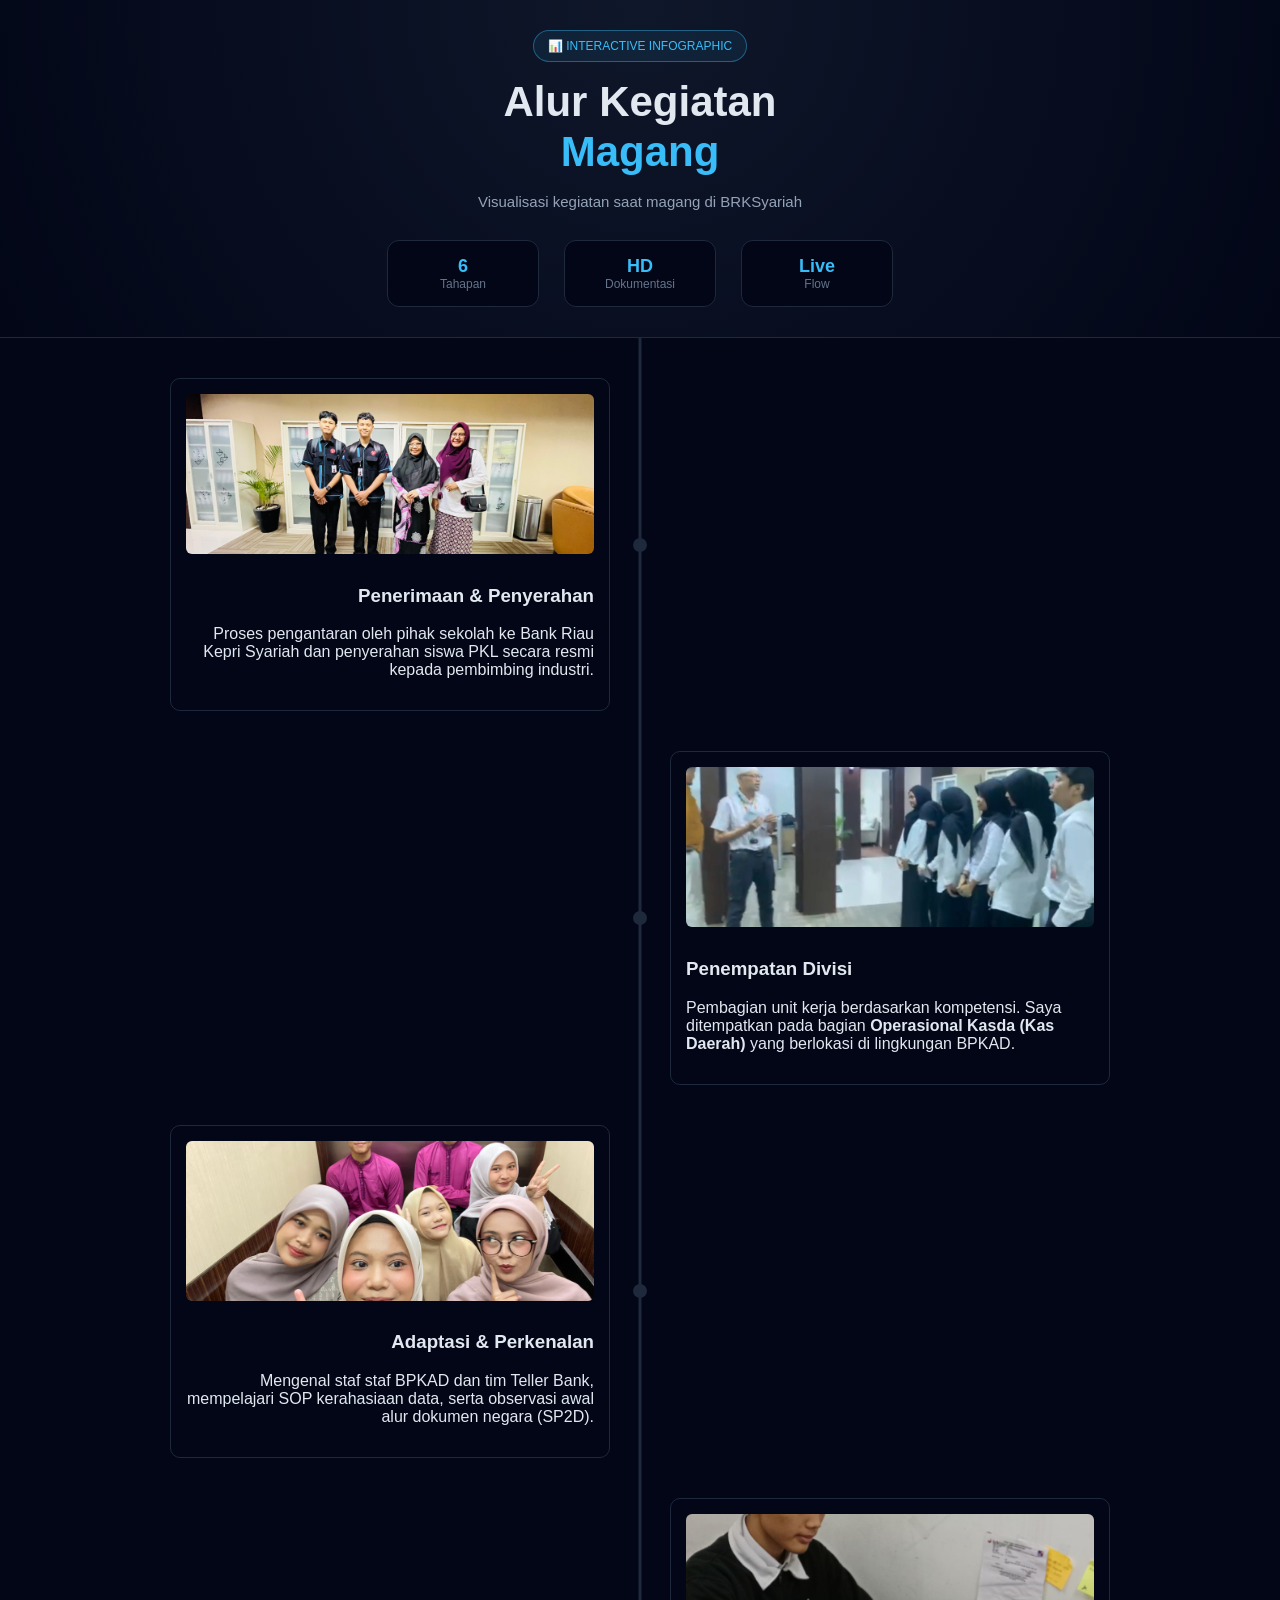
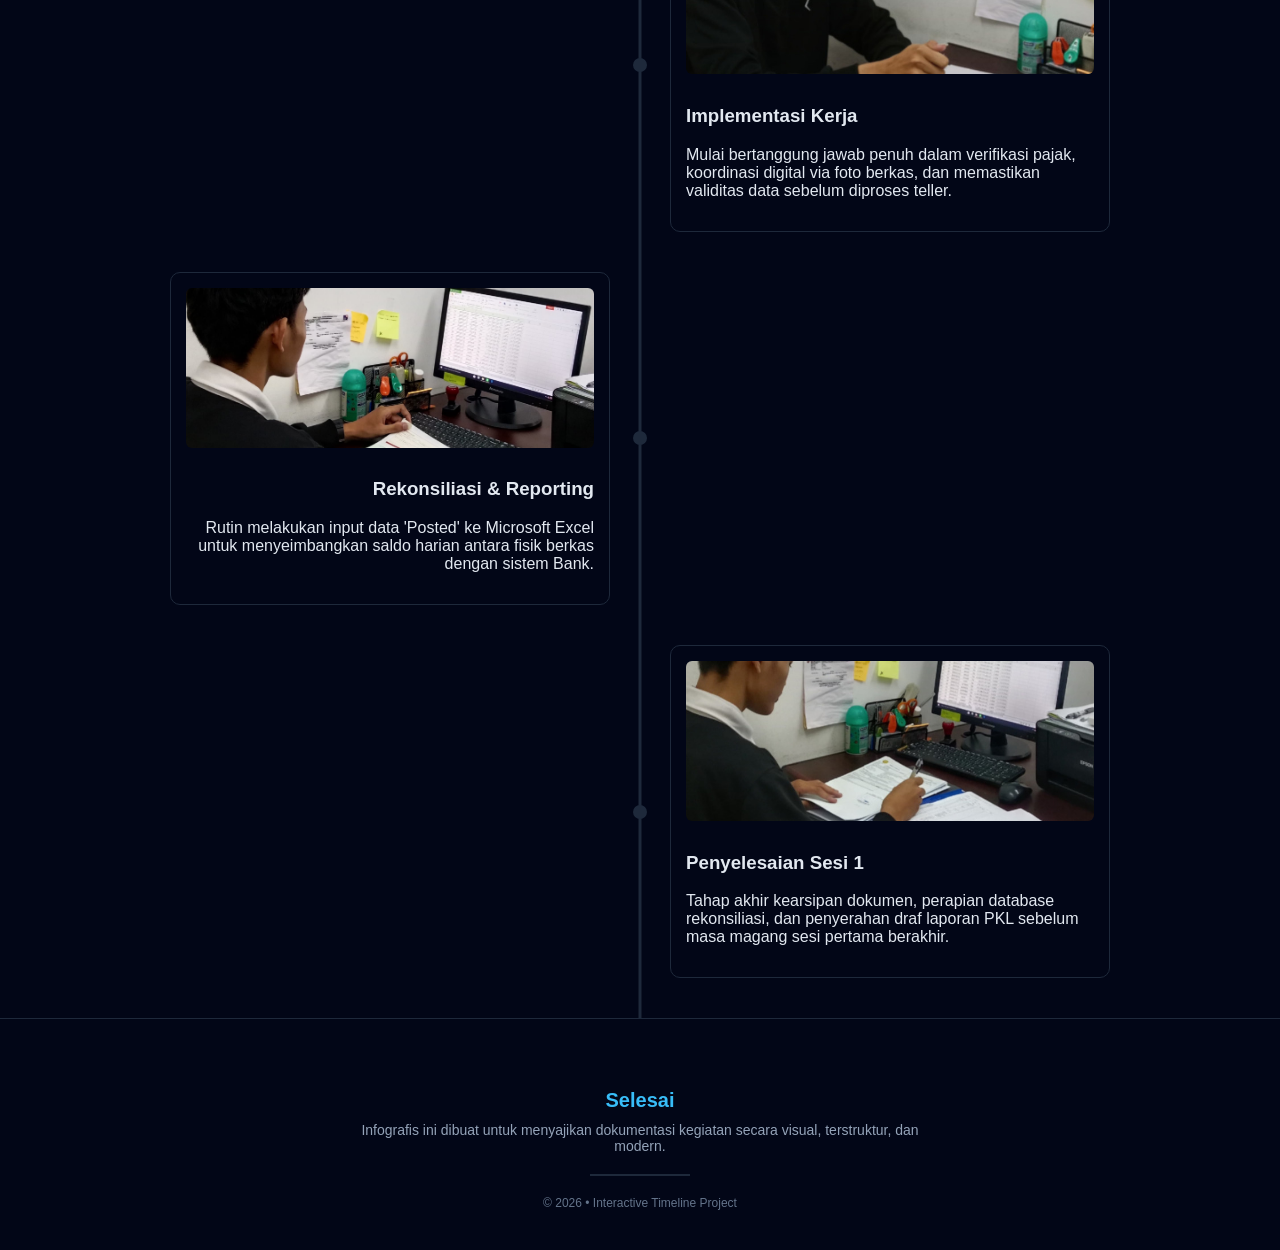
<file: index.html>
<!DOCTYPE html>
<html lang="en">
<head>
    <meta charset="UTF-8">
    <meta name="viewport" content="width=device-width, initial-scale=1.0">
    <title>Infografis Magang</title>
    <link rel="stylesheet" href="assets/css/style.css">
    <link rel="icon" type="image/png" href="assets/img/ikon.png">
</head>
<body>
    <header>
        <div class="hero-content">
            <div class="hero-tag">📊 INTERACTIVE INFOGRAPHIC</div>
        </div>

        <h1>
            Alur Kegiatan<br>
            <span>Magang</span>
        </h1>

        <p>
            Visualisasi kegiatan saat magang di BRKSyariah
        </p>

        <div class="hero-stats">
            <div class="stat">
                <div class="num">6</div>
                <div class="label">Tahapan</div>
            </div>
            <div class="stat">
                <div class="num">HD</div>
                <div class="label">Dokumentasi</div>
            </div>
            <div class="stat">
                <div class="num">Live</div>
                <div class="label">Flow</div>
            </div>
        </div>
    </header>

    <div class="container">
        <div class="timeline-item left">
            <div class="content">
                <a href="penerimaan.html"><img src="assets/img/awal.jpeg" alt="Penerimaan"></a>
                <h3><a href="penerimaan.html">Penerimaan & Penyerahan</a></h3>
                <p>Proses pengantaran oleh pihak sekolah ke Bank Riau Kepri Syariah dan penyerahan siswa PKL secara resmi kepada pembimbing industri.</p>
            </div>
            <div class="timeline-dot"></div>
        </div>

        <div class="timeline-item right">
            <div class="content">
                <a href="penempatan.html"><img src="assets/img/pembagian.jpeg" alt="Penempatan Divisi"></a>
                <h3><a href="penempatan.html">Penempatan Divisi</a></h3>
                <p>Pembagian unit kerja berdasarkan kompetensi. Saya ditempatkan pada bagian <b>Operasional Kasda (Kas Daerah)</b> yang berlokasi di lingkungan BPKAD.</p>
            </div>
            <div class="timeline-dot"></div>
        </div>

        <div class="timeline-item left">
            <div class="content">
                <a href="adaptasi.html"><img src="assets/img/random.jpeg" alt="Adaptasi"></a>
                <h3><a href="adaptasi.html">Adaptasi & Perkenalan</a></h3>
                <p>Mengenal staf staf BPKAD dan tim Teller Bank, mempelajari SOP kerahasiaan data, serta observasi awal alur dokumen negara (SP2D).</p>
            </div>
            <div class="timeline-dot"></div>
        </div>

        <div class="timeline-item right">
            <div class="content">
                <a href="implementasi.html"><img src="assets/img/pilah.jpeg" alt="Mulai Kerja"></a>
                <h3><a href="implementasi.html">Implementasi Kerja</a></h3>
                <p>Mulai bertanggung jawab penuh dalam verifikasi pajak, koordinasi digital via foto berkas, dan memastikan validitas data sebelum diproses teller.</p>
            </div>
        <div class="timeline-dot"></div>
        </div>

        <div class="timeline-item left">
            <div class="content">
                <a href="rekonsiliasi.html"><img src="assets/img/rekon.jpeg" alt="Rekonsiliasi"></a>
                <h3><a href="rekonsiliasi.html">Rekonsiliasi & Reporting</a></h3>
                <p>Rutin melakukan input data 'Posted' ke Microsoft Excel untuk menyeimbangkan saldo harian antara fisik berkas dengan sistem Bank.</p>
            </div>
            <div class="timeline-dot"></div>
        </div>

        <div class="timeline-item right">
            <div class="content">
                <a href="penyelesaian.html"><img src="assets/img/ttd.jpeg" alt="Selesai PKL"></a>
                <h3><a href="penyelesaian.html">Penyelesaian Sesi 1</a></h3>
                <p>Tahap akhir kearsipan dokumen, perapian database rekonsiliasi, dan penyerahan draf laporan PKL sebelum masa magang sesi pertama berakhir.</p>
            </div>
            <div class="timeline-dot"></div>
        </div>
    </div>

    <footer class="footer">
        <div class="footer-inner">
            <div class="footer-title">Selesai</div>
            <div class="footer-text">
                Infografis ini dibuat untuk menyajikan dokumentasi kegiatan secara visual, terstruktur, dan modern.
            </div>

            <div class="footer-line"></div>

            <div class="footer-mini">
                © 2026 • Interactive Timeline Project
            </div>
        </div>  
    </footer>
</body>
</html>
</file>
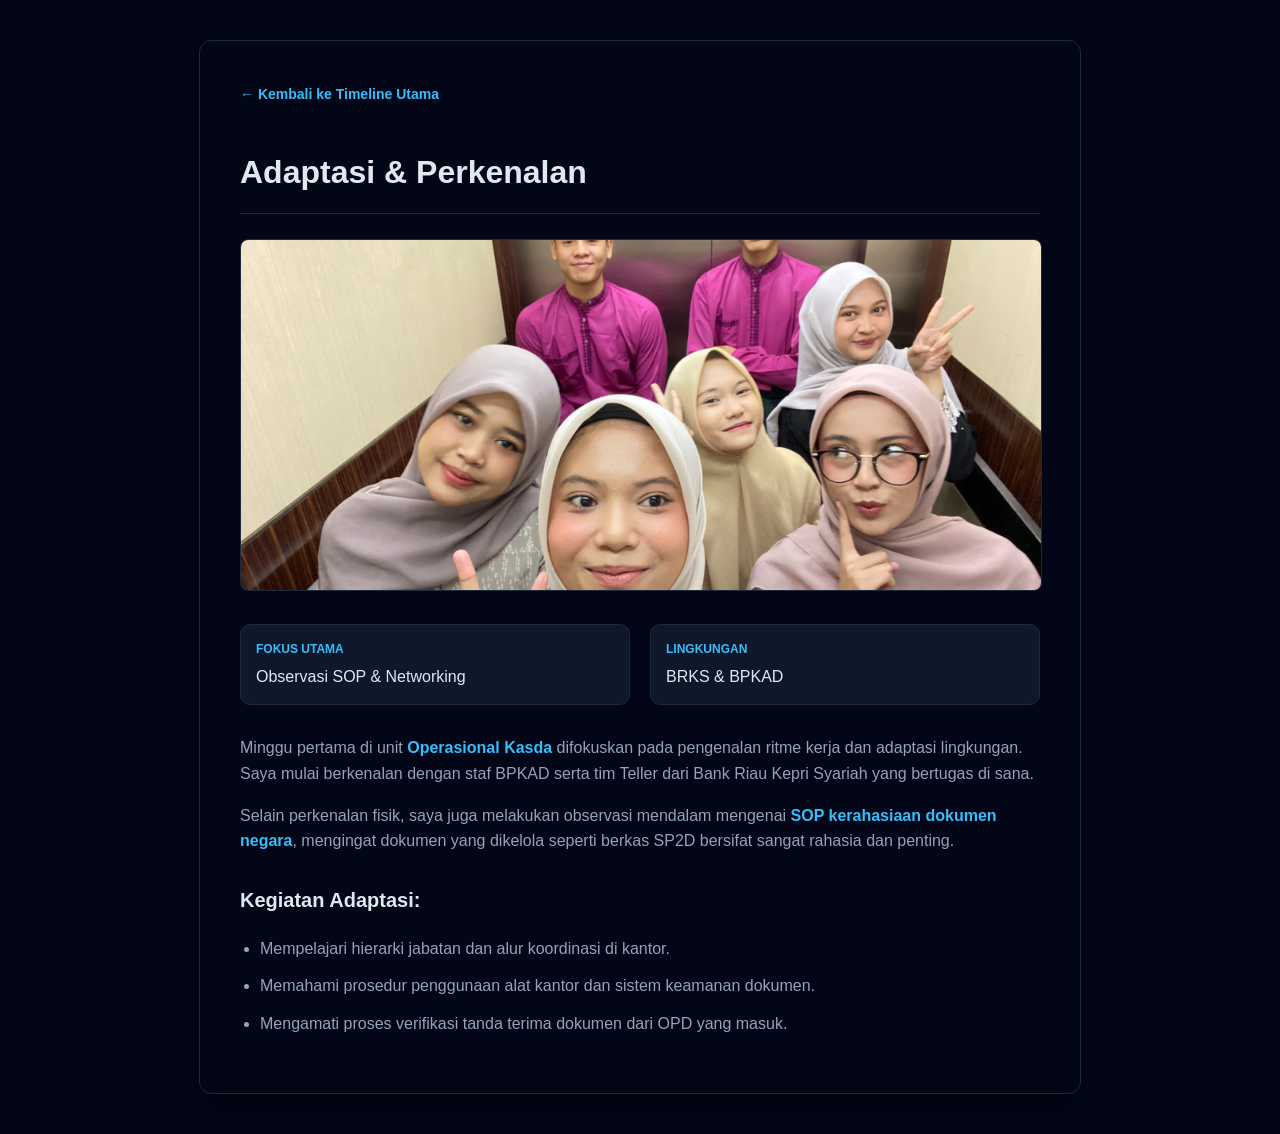
<file: adaptasi.html>
<!DOCTYPE html>
<html lang="id">
<head>
    <meta charset="UTF-8">
    <meta name="viewport" content="width=device-width, initial-scale=1.0">
    <title>Adaptasi & Perkenalan - PKL BRKS</title>
    <link rel="stylesheet" href="assets/css/pages.css">
    <link rel="icon" type="image/png" href="assets/img/ikon.png">
</head>
<body>

    <div class="wrapper">
        <a href="index.html" class="back-btn">← Kembali ke Timeline Utama</a>
        
        <h1>Adaptasi & Perkenalan</h1>
        
        <img src="assets/img/random.jpeg" alt="Suasana Adaptasi" class="hero-img">

        <div class="info-grid">
            <div class="info-card">
                <strong>Fokus Utama</strong>
                Observasi SOP & Networking
            </div>
            <div class="info-card">
                <strong>Lingkungan</strong>
                BRKS & BPKAD
            </div>
        </div>

        <div class="description">
            <p>
                Minggu pertama di unit <span class="highlight">Operasional Kasda</span> difokuskan pada pengenalan ritme kerja dan adaptasi lingkungan. Saya mulai berkenalan dengan staf BPKAD serta tim Teller dari Bank Riau Kepri Syariah yang bertugas di sana.
            </p>
            <p>
                Selain perkenalan fisik, saya juga melakukan observasi mendalam mengenai <span class="highlight">SOP kerahasiaan dokumen negara</span>, mengingat dokumen yang dikelola seperti berkas SP2D bersifat sangat rahasia dan penting.
            </p>
        </div>

        <h3>Kegiatan Adaptasi:</h3>
        <ul class="list-task">
            <li>Mempelajari hierarki jabatan dan alur koordinasi di kantor.</li>
            <li>Memahami prosedur penggunaan alat kantor dan sistem keamanan dokumen.</li>
            <li>Mengamati proses verifikasi tanda terima dokumen dari OPD yang masuk.</li>
        </ul>
    </div>

</body>
</html>
</file>
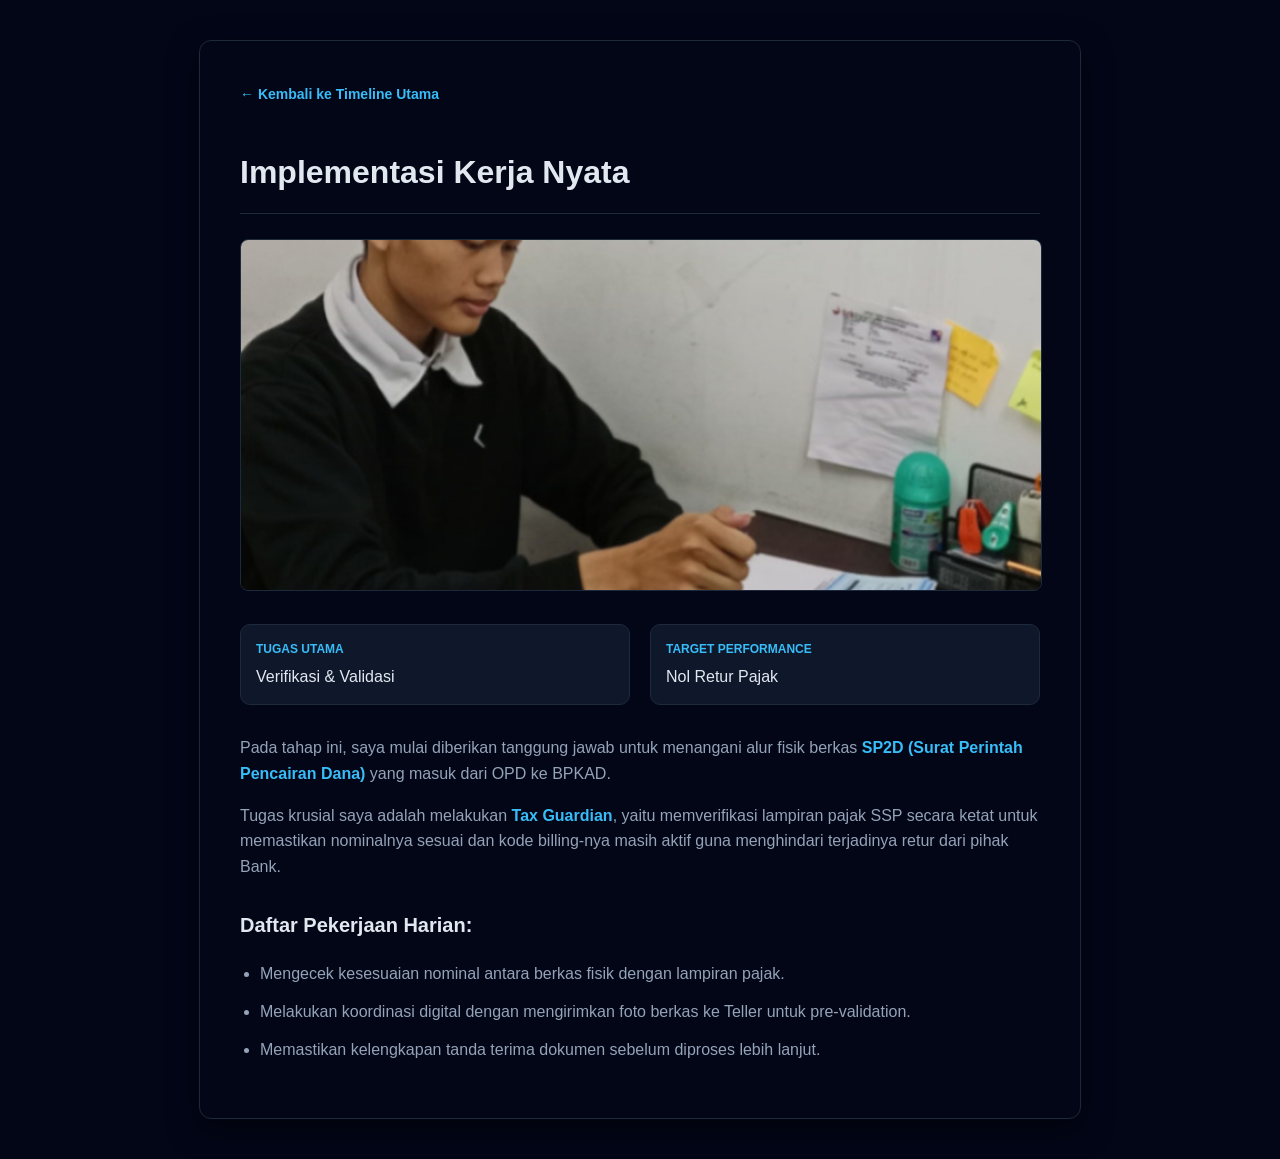
<file: implementasi.html>
<!DOCTYPE html>
<html lang="id">
<head>
    <meta charset="UTF-8">
    <meta name="viewport" content="width=device-width, initial-scale=1.0">
    <title>Implementasi Kerja - PKL BRKS</title>
    <link rel="stylesheet" href="assets/css/pages.css">
    <link rel="icon" type="image/png" href="assets/img/ikon.png">
</head>
<body>

    <div class="wrapper">
        <a href="index.html" class="back-btn">← Kembali ke Timeline Utama</a>
        
        <h1>Implementasi Kerja Nyata</h1>
        
        <img src="assets/img/pilah.jpeg" alt="Proses Verifikasi Dokumen" class="hero-img">

        <div class="info-grid">
            <div class="info-card">
                <strong>Tugas Utama</strong>
                Verifikasi & Validasi
            </div>
            <div class="info-card">
                <strong>Target Performance</strong>
                Nol Retur Pajak
            </div>
        </div>

        <div class="description">
            <p>
                Pada tahap ini, saya mulai diberikan tanggung jawab untuk menangani alur fisik berkas <span class="highlight">SP2D (Surat Perintah Pencairan Dana)</span> yang masuk dari OPD ke BPKAD. 
            </p>
            <p>
                Tugas krusial saya adalah melakukan <span class="highlight">Tax Guardian</span>, yaitu memverifikasi lampiran pajak SSP secara ketat untuk memastikan nominalnya sesuai dan kode billing-nya masih aktif guna menghindari terjadinya retur dari pihak Bank.
            </p>
        </div>

        <h3>Daftar Pekerjaan Harian:</h3>
        <ul class="list-task">
            <li>Mengecek kesesuaian nominal antara berkas fisik dengan lampiran pajak.</li>
            <li>Melakukan koordinasi digital dengan mengirimkan foto berkas ke Teller untuk pre-validation.</li>
            <li>Memastikan kelengkapan tanda terima dokumen sebelum diproses lebih lanjut.</li>
        </ul>
    </div>

</body>
</html>
</file>
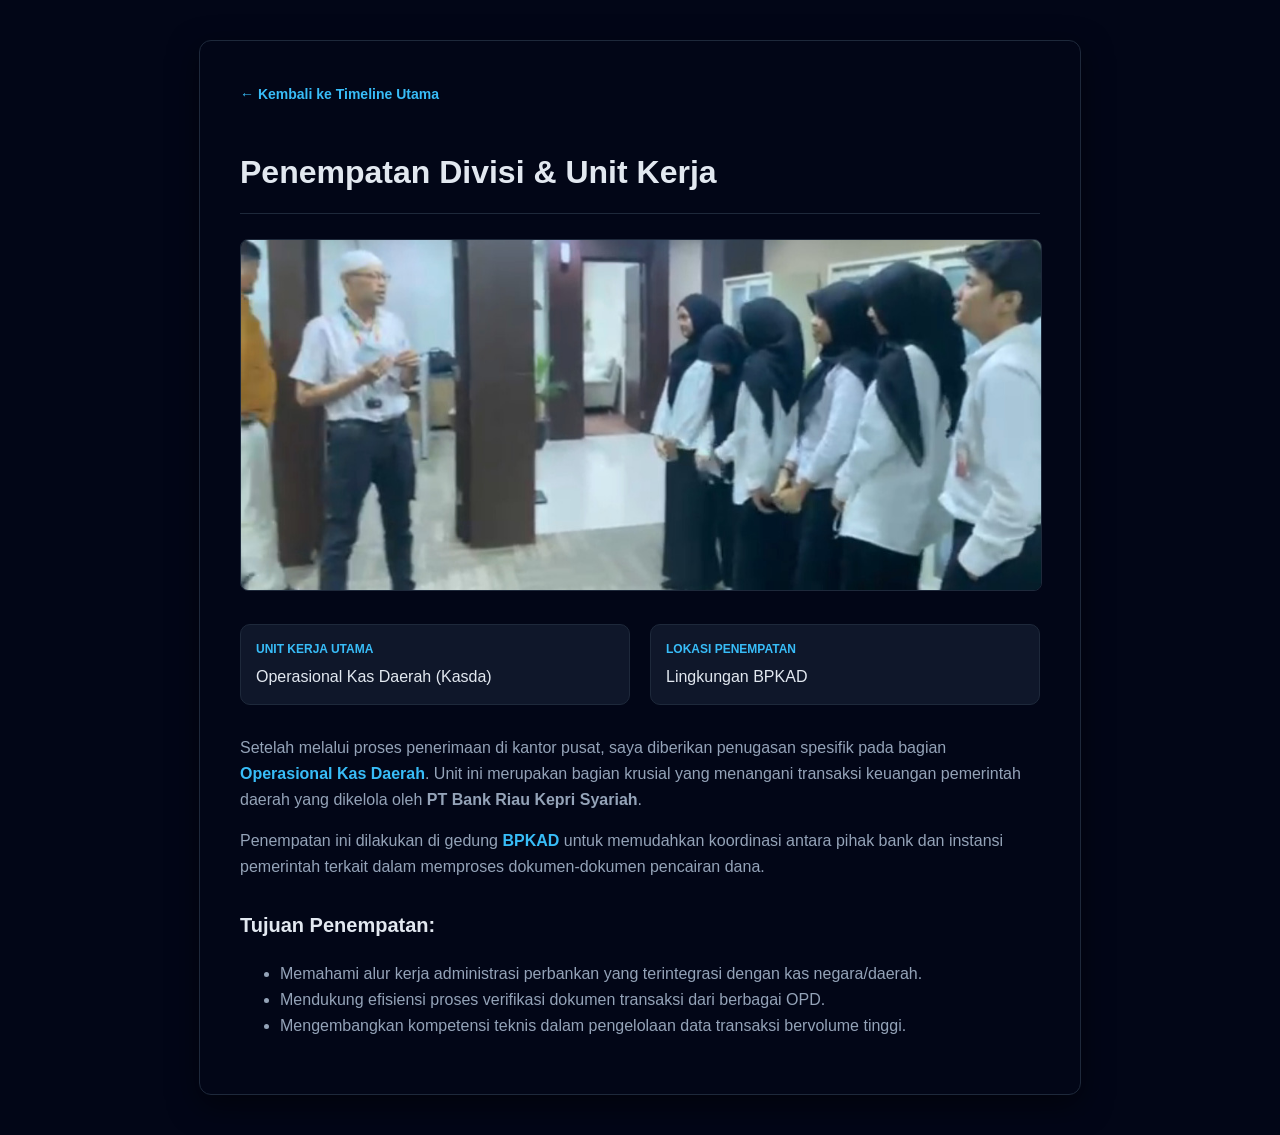
<file: penempatan.html>
<!DOCTYPE html>
<html lang="id">
<head>
    <meta charset="UTF-8">
    <meta name="viewport" content="width=device-width, initial-scale=1.0">
    <title>Penempatan Divisi - PKL BRKS</title>
    <link rel="stylesheet" href="assets/css/pages.css">
    <link rel="icon" type="image/png" href="assets/img/ikon.png">
</head>
<body>

    <div class="wrapper">
        <a href="index.html" class="back-btn">← Kembali ke Timeline Utama</a>
        
        <h1>Penempatan Divisi & Unit Kerja</h1>
        
        <img src="assets/img/pembagian.jpeg" alt="Lokasi Penempatan Kerja" class="hero-img">

        <div class="info-grid">
            <div class="info-card">
                <strong>Unit Kerja Utama</strong>
                Operasional Kas Daerah (Kasda)
            </div>
            <div class="info-card">
                <strong>Lokasi Penempatan</strong>
                Lingkungan BPKAD
            </div>
        </div>

        <div class="description">
            <p>
                Setelah melalui proses penerimaan di kantor pusat, saya diberikan penugasan spesifik pada bagian <span class="highlight">Operasional Kas Daerah</span>. Unit ini merupakan bagian krusial yang menangani transaksi keuangan pemerintah daerah yang dikelola oleh <b>PT Bank Riau Kepri Syariah</b>.
            </p>
            <p>
                Penempatan ini dilakukan di gedung <span class="highlight">BPKAD</span> untuk memudahkan koordinasi antara pihak bank dan instansi pemerintah terkait dalam memproses dokumen-dokumen pencairan dana.
            </p>
        </div>

        <h3>Tujuan Penempatan:</h3>
        <ul style="color: #94a3b8;">
            <li>Memahami alur kerja administrasi perbankan yang terintegrasi dengan kas negara/daerah.</li>
            <li>Mendukung efisiensi proses verifikasi dokumen transaksi dari berbagai OPD.</li>
            <li>Mengembangkan kompetensi teknis dalam pengelolaan data transaksi bervolume tinggi.</li>
        </ul>
    </div>

</body>
</html>
</file>
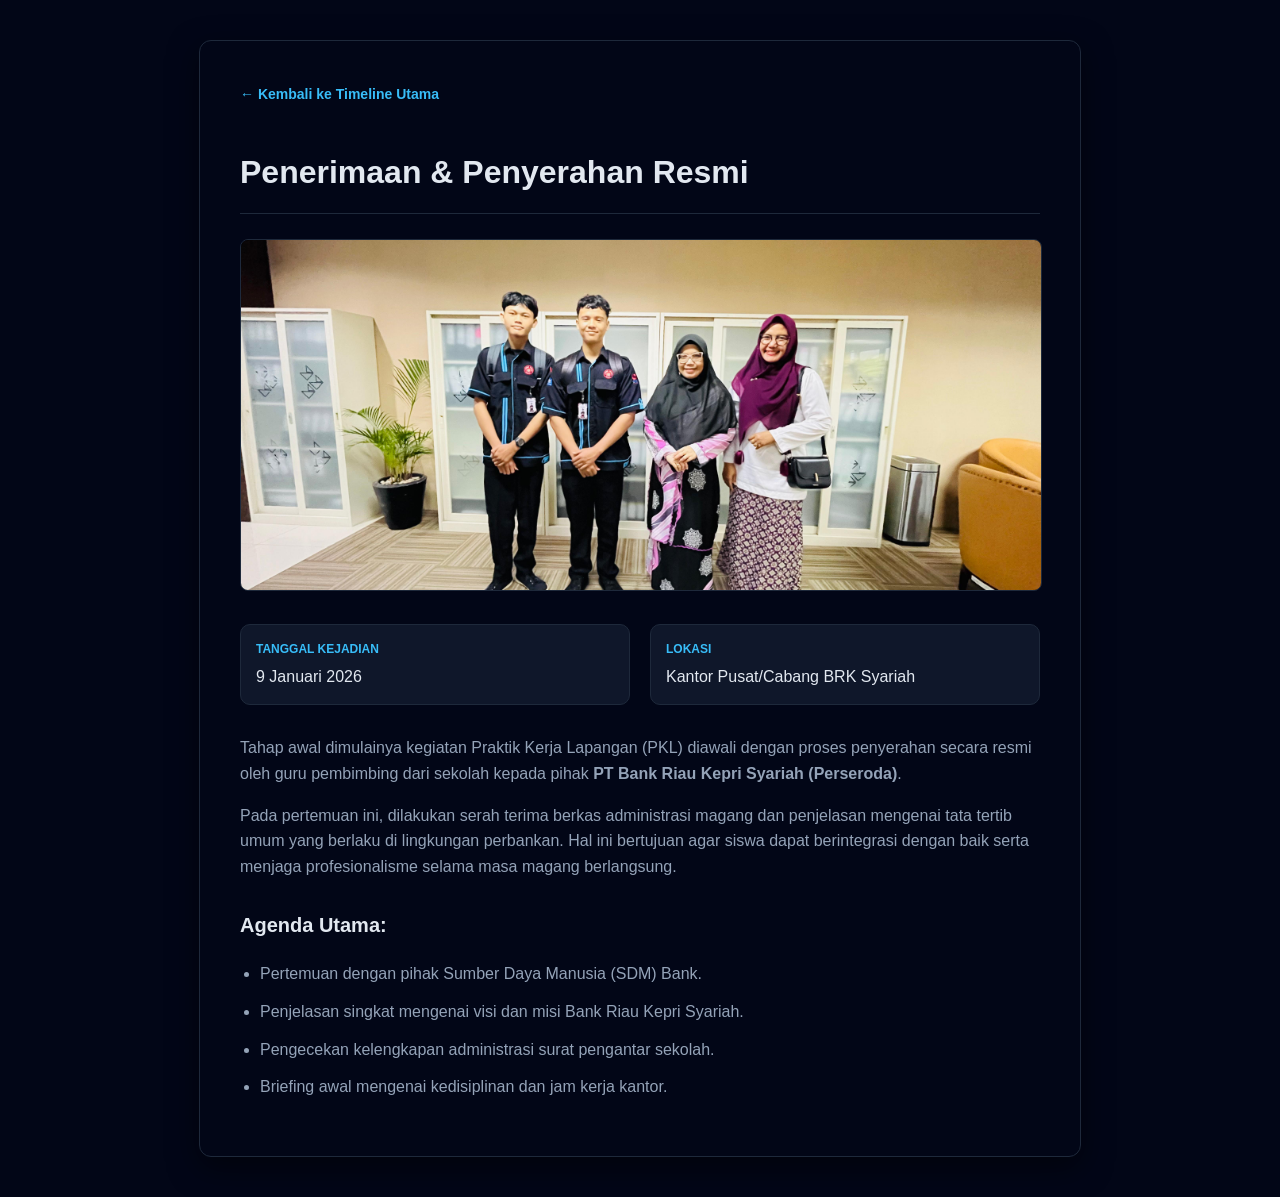
<file: penerimaan.html>
<!DOCTYPE html>
<html lang="id">
<head>
    <meta charset="UTF-8">
    <meta name="viewport" content="width=device-width, initial-scale=1.0">
    <title>Penerimaan & Penyerahan Resmi</title>
    <link rel="stylesheet" href="assets/css/pages.css">
    <link rel="icon" type="image/png" href="assets/img/ikon.png">
</head>
<body>

    <div class="wrapper">
        <a href="index.html" class="back-btn">← Kembali ke Timeline Utama</a>
        
        <h1>Penerimaan & Penyerahan Resmi</h1>
        
        <img src="assets/img/awal.jpeg" alt="Proses Penerimaan Magang" class="hero-img">

        <div class="info-grid">
            <div class="info-card">
                <strong>Tanggal Kejadian</strong>
                9 Januari 2026
            </div>
            <div class="info-card">
                <strong>Lokasi</strong>
                Kantor Pusat/Cabang BRK Syariah
            </div>
        </div>

        <div class="description">
            <p>
                Tahap awal dimulainya kegiatan Praktik Kerja Lapangan (PKL) diawali dengan proses penyerahan secara resmi oleh guru pembimbing dari sekolah kepada pihak <b>PT Bank Riau Kepri Syariah (Perseroda)</b>. 
            </p>
            <p>
                Pada pertemuan ini, dilakukan serah terima berkas administrasi magang dan penjelasan mengenai tata tertib umum yang berlaku di lingkungan perbankan. Hal ini bertujuan agar siswa dapat berintegrasi dengan baik serta menjaga profesionalisme selama masa magang berlangsung.
            </p>
        </div>

        <h3>Agenda Utama:</h3>
        <ul class="list-task">
            <li>Pertemuan dengan pihak Sumber Daya Manusia (SDM) Bank.</li>
            <li>Penjelasan singkat mengenai visi dan misi Bank Riau Kepri Syariah.</li>
            <li>Pengecekan kelengkapan administrasi surat pengantar sekolah.</li>
            <li>Briefing awal mengenai kedisiplinan dan jam kerja kantor.</li>
        </ul>
    </div>

</body>
</html>
</file>
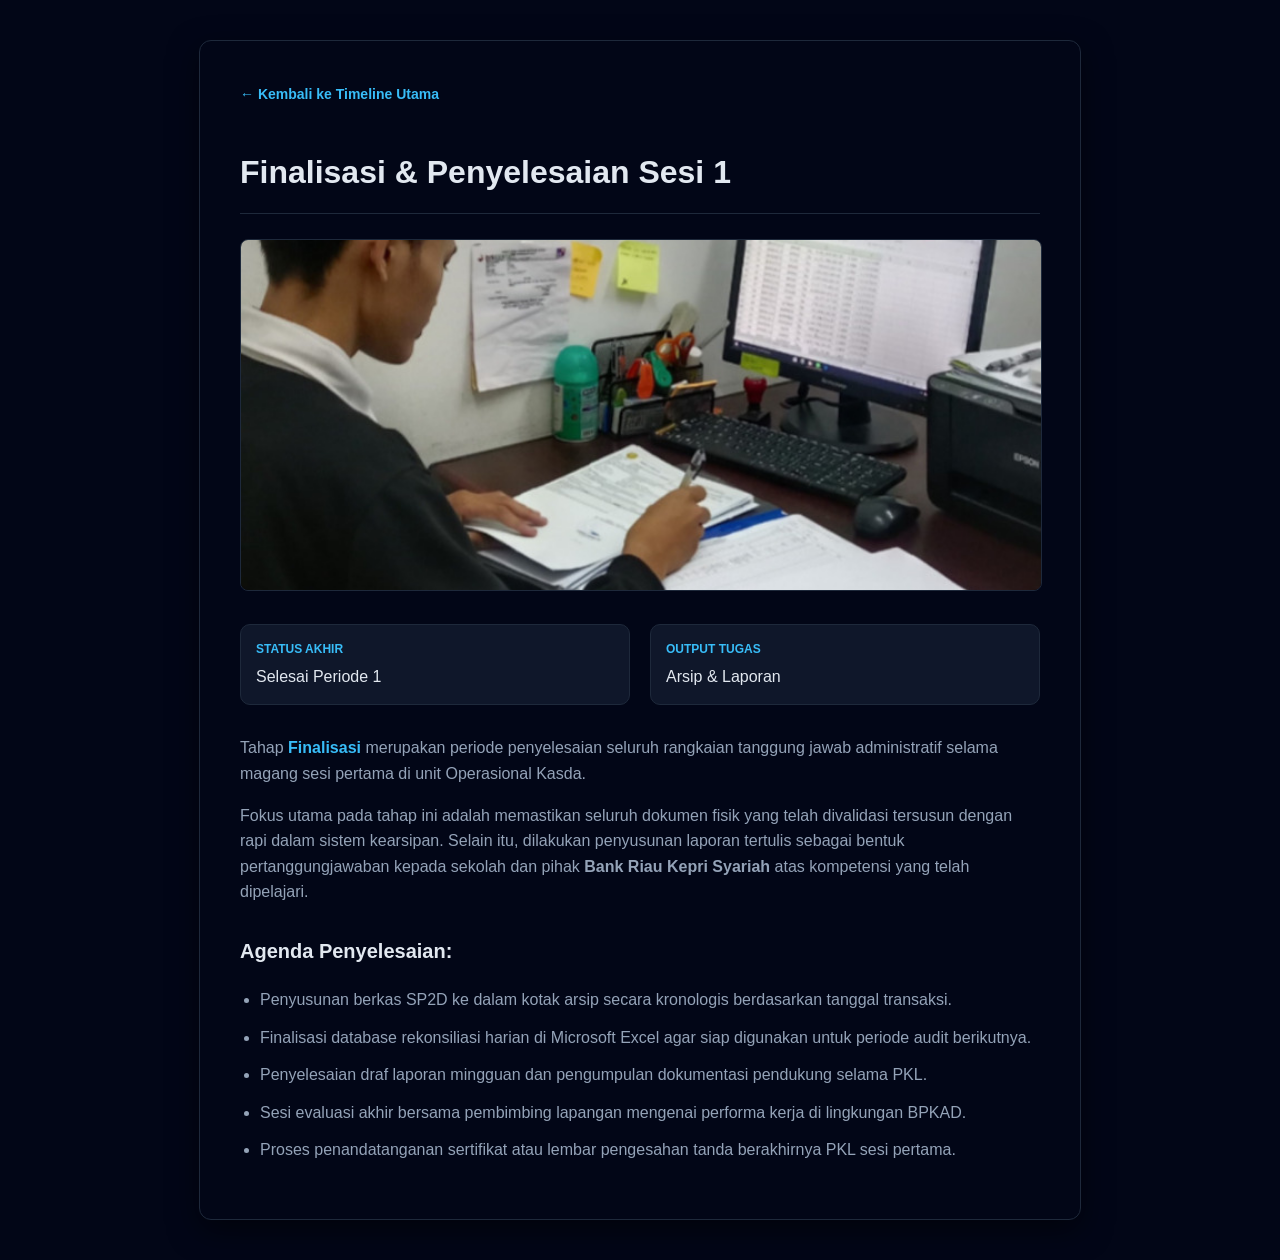
<file: penyelesaian.html>
<!DOCTYPE html>
<html lang="id">
<head>
    <meta charset="UTF-8">
    <meta name="viewport" content="width=device-width, initial-scale=1.0">
    <title>Finalisasi & Penutup - PKL BRKS</title>
    <link rel="stylesheet" href="assets/css/pages.css">
    <link rel="icon" type="image/png" href="assets/img/ikon.png">
</head>
<body>

    <div class="wrapper">
        <a href="index.html" class="back-btn">← Kembali ke Timeline Utama</a>
        
        <h1>Finalisasi & Penyelesaian Sesi 1</h1>
        
        <img src="assets/img/ttd.jpeg" alt="Penyelesaian Tugas Akhir" class="hero-img">

        <div class="info-grid">
            <div class="info-card">
                <strong>Status Akhir</strong>
                Selesai Periode 1
            </div>
            <div class="info-card">
                <strong>Output Tugas</strong>
                Arsip & Laporan
            </div>
        </div>

        <div class="description">
            <p>
                Tahap <span class="highlight">Finalisasi</span> merupakan periode penyelesaian seluruh rangkaian tanggung jawab administratif selama magang sesi pertama di unit Operasional Kasda. 
            </p>
            <p>
                Fokus utama pada tahap ini adalah memastikan seluruh dokumen fisik yang telah divalidasi tersusun dengan rapi dalam sistem kearsipan. Selain itu, dilakukan penyusunan laporan tertulis sebagai bentuk pertanggungjawaban kepada sekolah dan pihak <b>Bank Riau Kepri Syariah</b> atas kompetensi yang telah dipelajari.
            </p>
        </div>

        <h3>Agenda Penyelesaian:</h3>
        <ul class="list-task">
            <li>Penyusunan berkas SP2D ke dalam kotak arsip secara kronologis berdasarkan tanggal transaksi.</li>
            <li>Finalisasi database rekonsiliasi harian di Microsoft Excel agar siap digunakan untuk periode audit berikutnya.</li>
            <li>Penyelesaian draf laporan mingguan dan pengumpulan dokumentasi pendukung selama PKL.</li>
            <li>Sesi evaluasi akhir bersama pembimbing lapangan mengenai performa kerja di lingkungan BPKAD.</li>
            <li>Proses penandatanganan sertifikat atau lembar pengesahan tanda berakhirnya PKL sesi pertama.</li>
        </ul>
    </div>

</body>
</html>
</file>
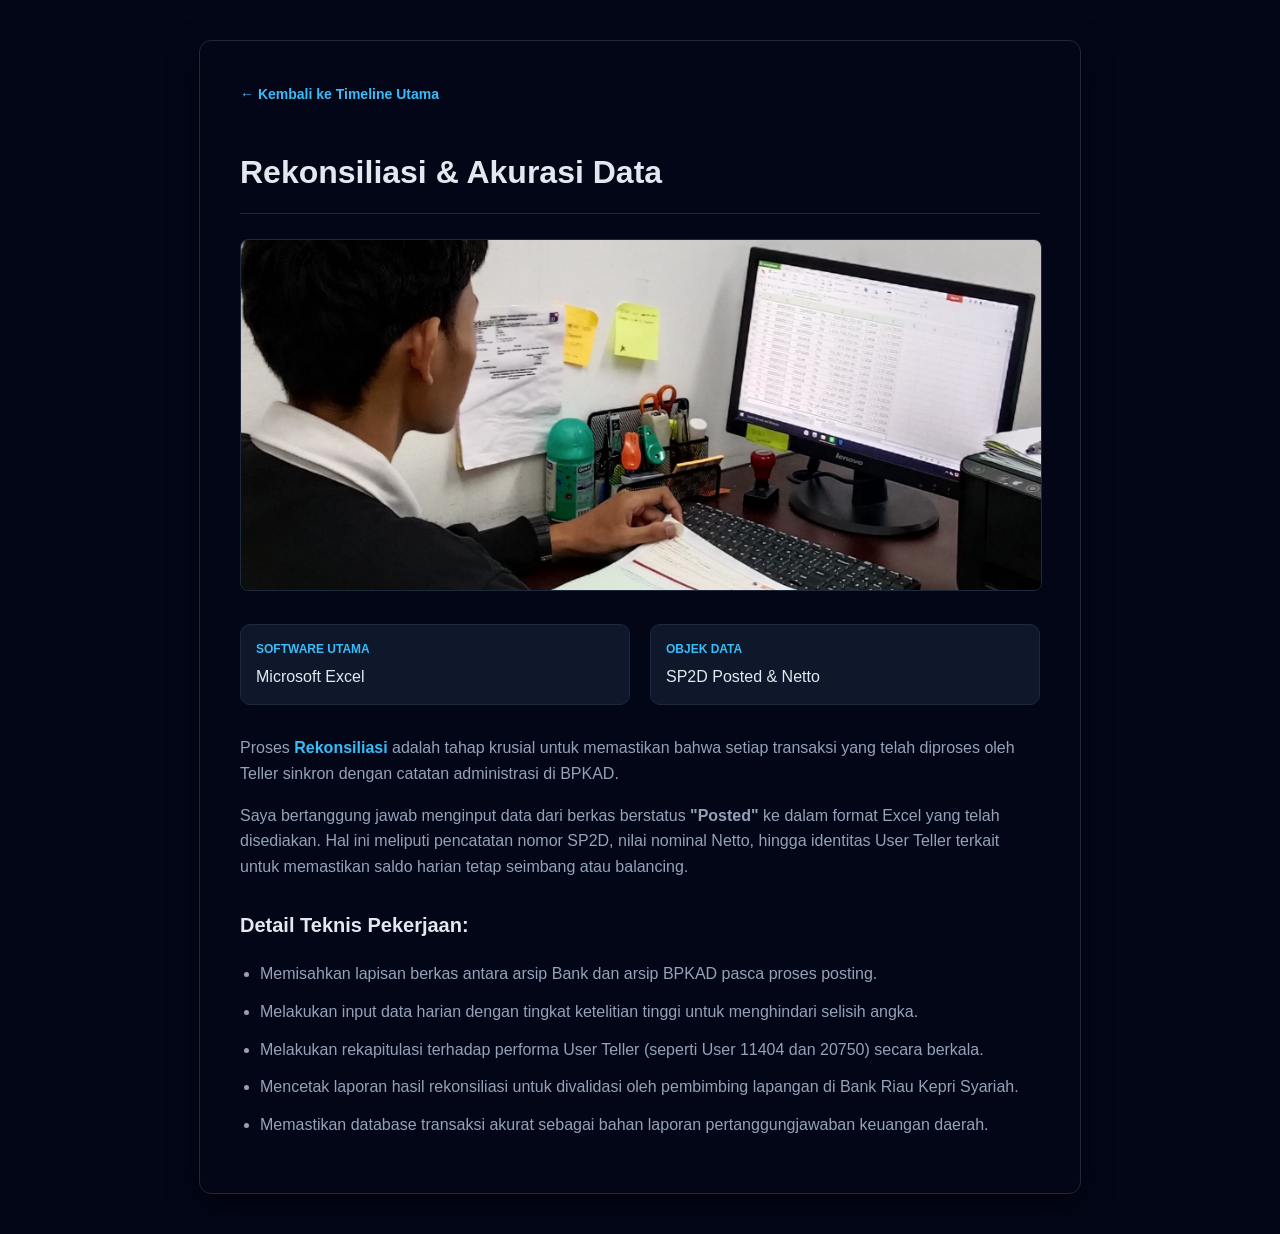
<file: rekonsiliasi.html>
<!DOCTYPE html>
<html lang="id">
<head>
    <meta charset="UTF-8">
    <meta name="viewport" content="width=device-width, initial-scale=1.0">
    <title>Rekonsiliasi Data - PKL BRKS</title>
    <link rel="stylesheet" href="assets/css/pages.css">
    <link rel="icon" type="image/png" href="assets/img/ikon.png">
</head>
<body>

    <div class="wrapper">
        <a href="index.html" class="back-btn">← Kembali ke Timeline Utama</a>
        
        <h1>Rekonsiliasi & Akurasi Data</h1>
        
        <img src="assets/img/rekon.jpeg" alt="Aktivitas Rekonsiliasi Excel" class="hero-img">

        <div class="info-grid">
            <div class="info-card">
                <strong>Software Utama</strong>
                Microsoft Excel
            </div>
            <div class="info-card">
                <strong>Objek Data</strong>
                SP2D Posted & Netto
            </div>
        </div>

        <div class="description">
            <p>
                Proses <span class="highlight">Rekonsiliasi</span> adalah tahap krusial untuk memastikan bahwa setiap transaksi yang telah diproses oleh Teller sinkron dengan catatan administrasi di BPKAD. 
            </p>
            <p>
                Saya bertanggung jawab menginput data dari berkas berstatus <b>"Posted"</b> ke dalam format Excel yang telah disediakan. Hal ini meliputi pencatatan nomor SP2D, nilai nominal Netto, hingga identitas User Teller terkait untuk memastikan saldo harian tetap seimbang atau balancing.
            </p>
        </div>

        <h3>Detail Teknis Pekerjaan:</h3>
        <ul class="list-task">
            <li>Memisahkan lapisan berkas antara arsip Bank dan arsip BPKAD pasca proses posting.</li>
            <li>Melakukan input data harian dengan tingkat ketelitian tinggi untuk menghindari selisih angka.</li>
            <li>Melakukan rekapitulasi terhadap performa User Teller (seperti User 11404 dan 20750) secara berkala.</li>
            <li>Mencetak laporan hasil rekonsiliasi untuk divalidasi oleh pembimbing lapangan di Bank Riau Kepri Syariah.</li>
            <li>Memastikan database transaksi akurat sebagai bahan laporan pertanggungjawaban keuangan daerah.</li>
        </ul>
    </div>

</body>
</html>
</file>
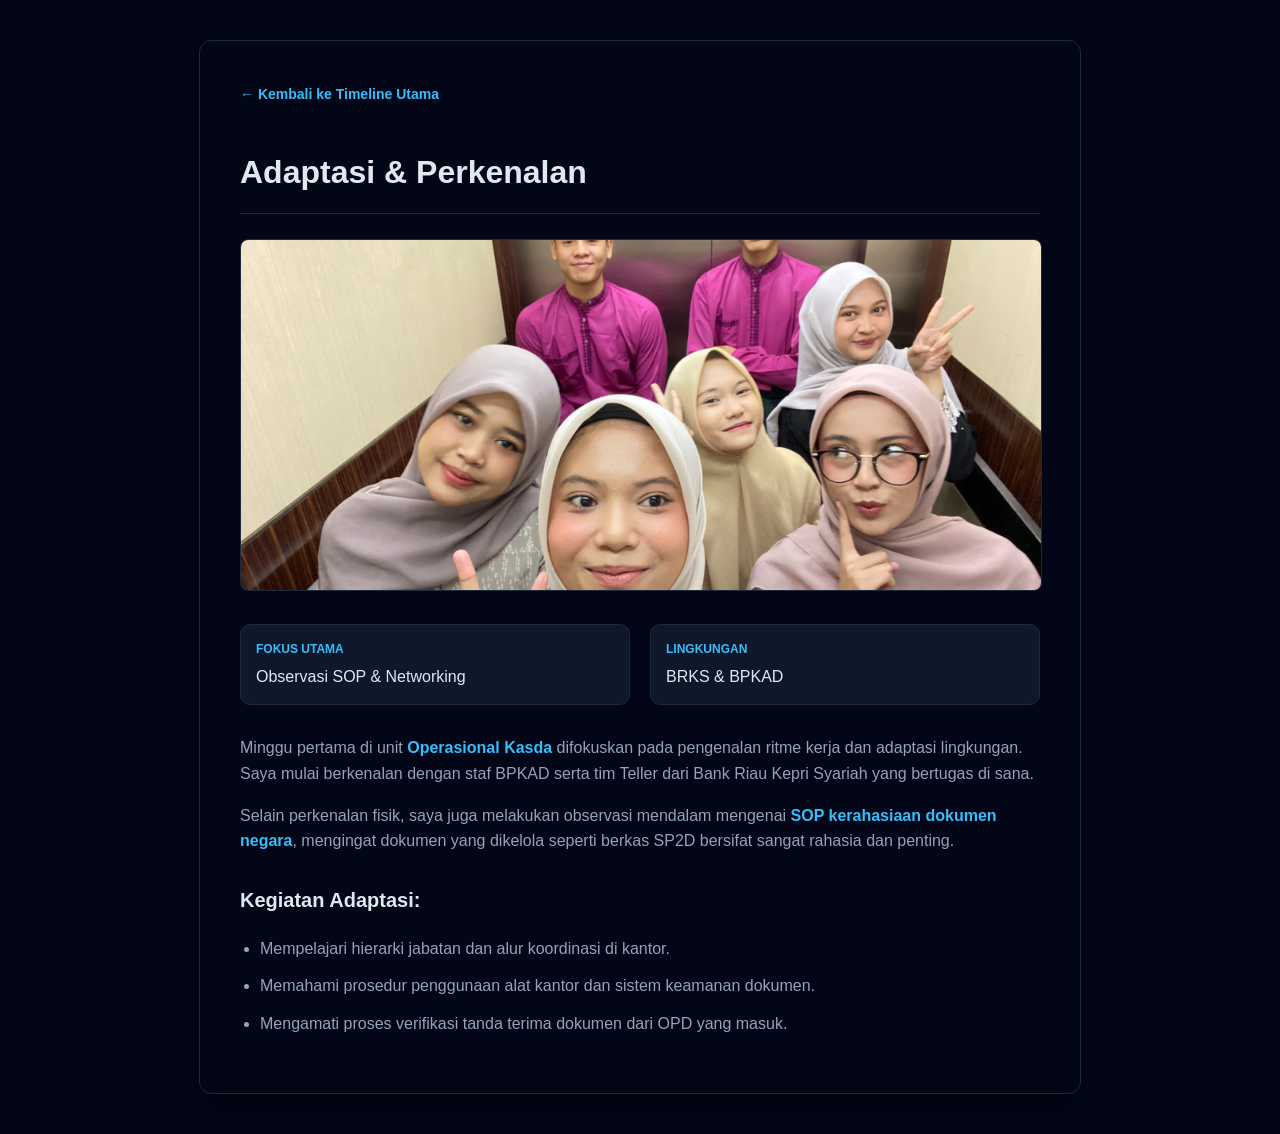
<file: assets/pages/adaptasi.html>
<!DOCTYPE html>
<html lang="id">
<head>
    <meta charset="UTF-8">
    <meta name="viewport" content="width=device-width, initial-scale=1.0">
    <title>Adaptasi & Perkenalan - PKL BRKS</title>
    <link rel="stylesheet" href="../css/pages.css">
</head>
<body>

    <div class="wrapper">
        <a href="../../index.html" class="back-btn">← Kembali ke Timeline Utama</a>
        
        <h1>Adaptasi & Perkenalan</h1>
        
        <img src="../img/random.jpeg" alt="Suasana Adaptasi" class="hero-img">

        <div class="info-grid">
            <div class="info-card">
                <strong>Fokus Utama</strong>
                Observasi SOP & Networking
            </div>
            <div class="info-card">
                <strong>Lingkungan</strong>
                BRKS & BPKAD
            </div>
        </div>

        <div class="description">
            <p>
                Minggu pertama di unit <span class="highlight">Operasional Kasda</span> difokuskan pada pengenalan ritme kerja dan adaptasi lingkungan. Saya mulai berkenalan dengan staf BPKAD serta tim Teller dari Bank Riau Kepri Syariah yang bertugas di sana.
            </p>
            <p>
                Selain perkenalan fisik, saya juga melakukan observasi mendalam mengenai <span class="highlight">SOP kerahasiaan dokumen negara</span>, mengingat dokumen yang dikelola seperti berkas SP2D bersifat sangat rahasia dan penting.
            </p>
        </div>

        <h3>Kegiatan Adaptasi:</h3>
        <ul class="list-task">
            <li>Mempelajari hierarki jabatan dan alur koordinasi di kantor.</li>
            <li>Memahami prosedur penggunaan alat kantor dan sistem keamanan dokumen.</li>
            <li>Mengamati proses verifikasi tanda terima dokumen dari OPD yang masuk.</li>
        </ul>
    </div>

</body>
</html>
</file>
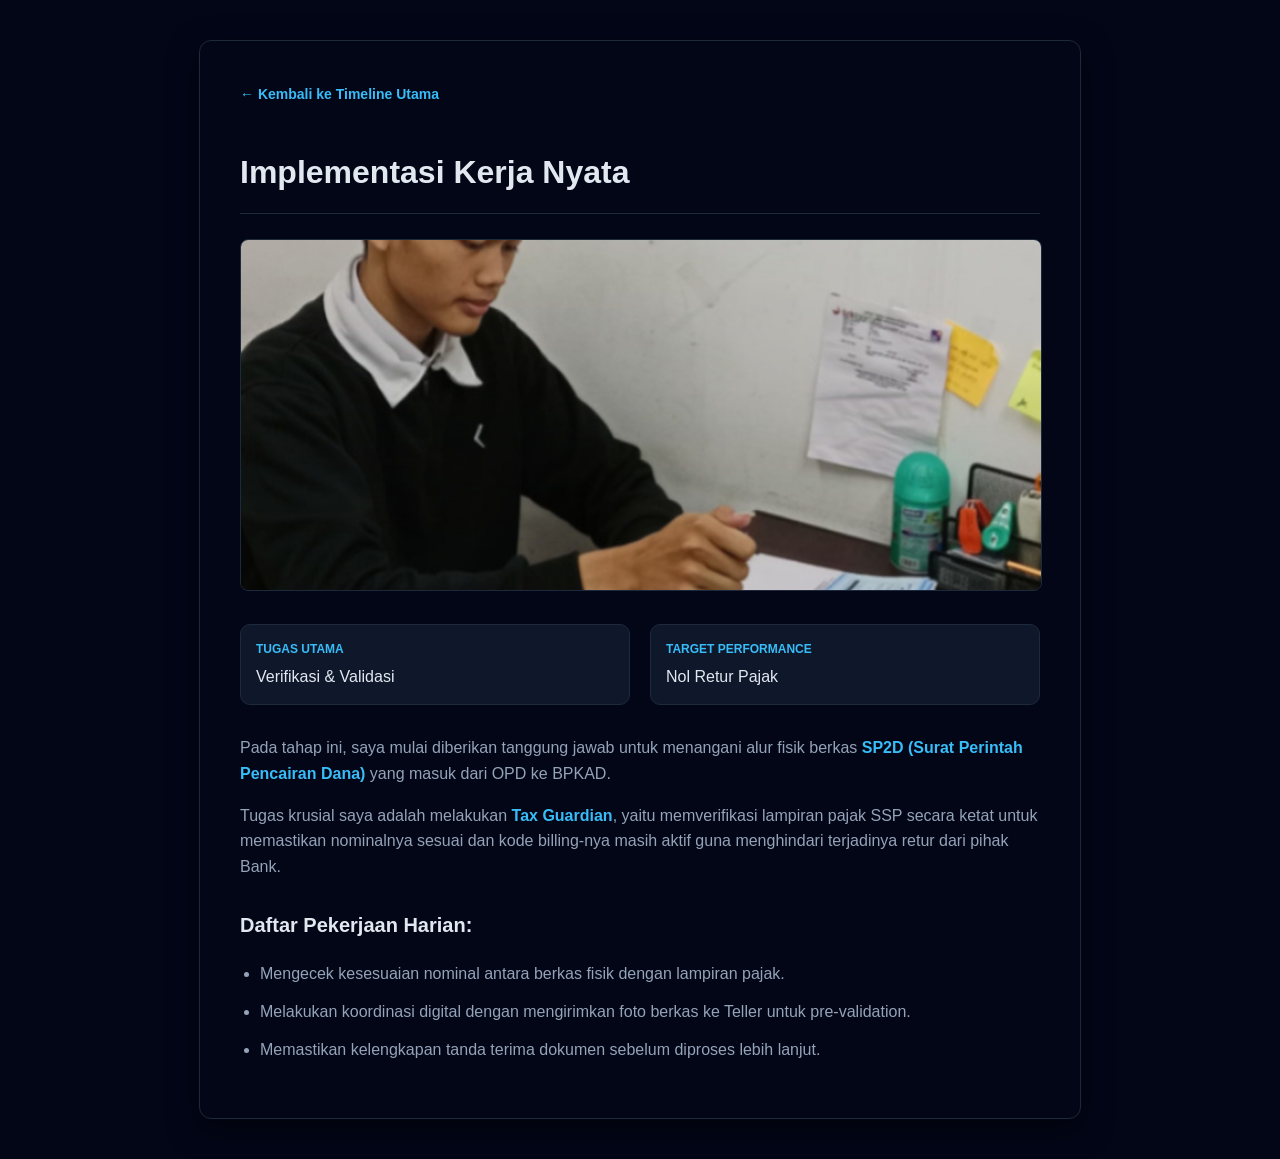
<file: assets/pages/implementasi.html>
<!DOCTYPE html>
<html lang="id">
<head>
    <meta charset="UTF-8">
    <meta name="viewport" content="width=device-width, initial-scale=1.0">
    <title>Implementasi Kerja - PKL BRKS</title>
    <link rel="stylesheet" href="../css/pages.css">
</head>
<body>

    <div class="wrapper">
        <a href="../../index.html" class="back-btn">← Kembali ke Timeline Utama</a>
        
        <h1>Implementasi Kerja Nyata</h1>
        
        <img src="../img/pilah.jpeg" alt="Proses Verifikasi Dokumen" class="hero-img">

        <div class="info-grid">
            <div class="info-card">
                <strong>Tugas Utama</strong>
                Verifikasi & Validasi
            </div>
            <div class="info-card">
                <strong>Target Performance</strong>
                Nol Retur Pajak
            </div>
        </div>

        <div class="description">
            <p>
                Pada tahap ini, saya mulai diberikan tanggung jawab untuk menangani alur fisik berkas <span class="highlight">SP2D (Surat Perintah Pencairan Dana)</span> yang masuk dari OPD ke BPKAD. 
            </p>
            <p>
                Tugas krusial saya adalah melakukan <span class="highlight">Tax Guardian</span>, yaitu memverifikasi lampiran pajak SSP secara ketat untuk memastikan nominalnya sesuai dan kode billing-nya masih aktif guna menghindari terjadinya retur dari pihak Bank.
            </p>
        </div>

        <h3>Daftar Pekerjaan Harian:</h3>
        <ul class="list-task">
            <li>Mengecek kesesuaian nominal antara berkas fisik dengan lampiran pajak.</li>
            <li>Melakukan koordinasi digital dengan mengirimkan foto berkas ke Teller untuk pre-validation.</li>
            <li>Memastikan kelengkapan tanda terima dokumen sebelum diproses lebih lanjut.</li>
        </ul>
    </div>

</body>
</html>
</file>
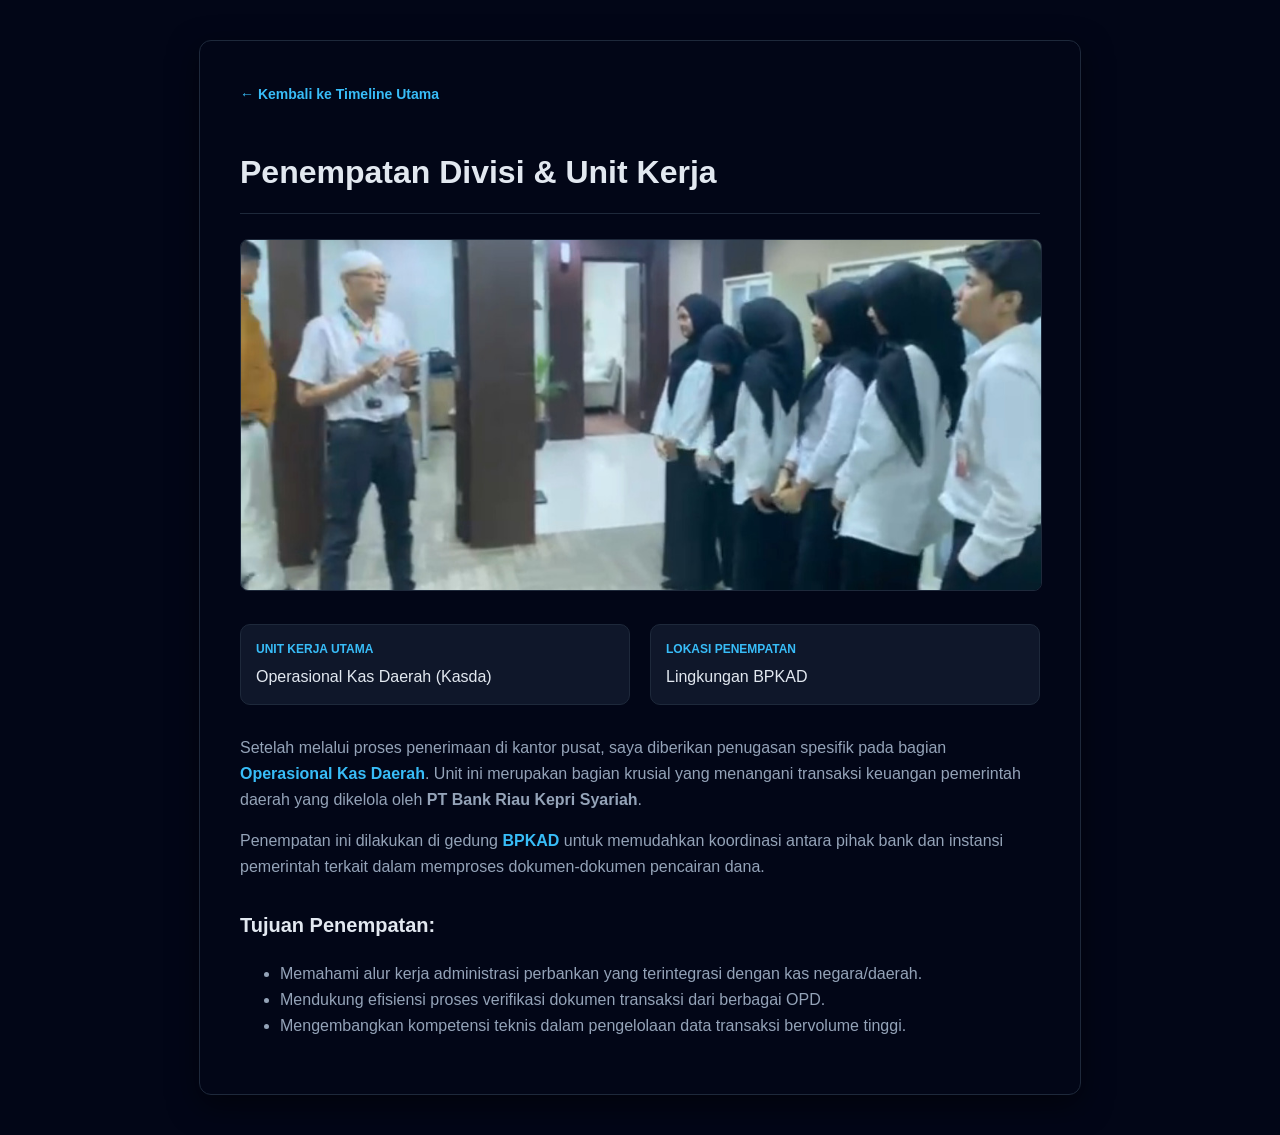
<file: assets/pages/penempatan.html>
<!DOCTYPE html>
<html lang="id">
<head>
    <meta charset="UTF-8">
    <meta name="viewport" content="width=device-width, initial-scale=1.0">
    <title>Penempatan Divisi - PKL BRKS</title>
    <link rel="stylesheet" href="../css/pages.css">
</head>
<body>

    <div class="wrapper">
        <a href="../../index.html" class="back-btn">← Kembali ke Timeline Utama</a>
        
        <h1>Penempatan Divisi & Unit Kerja</h1>
        
        <img src="../img/pembagian.jpeg" alt="Lokasi Penempatan Kerja" class="hero-img">

        <div class="info-grid">
            <div class="info-card">
                <strong>Unit Kerja Utama</strong>
                Operasional Kas Daerah (Kasda)
            </div>
            <div class="info-card">
                <strong>Lokasi Penempatan</strong>
                Lingkungan BPKAD
            </div>
        </div>

        <div class="description">
            <p>
                Setelah melalui proses penerimaan di kantor pusat, saya diberikan penugasan spesifik pada bagian <span class="highlight">Operasional Kas Daerah</span>. Unit ini merupakan bagian krusial yang menangani transaksi keuangan pemerintah daerah yang dikelola oleh <b>PT Bank Riau Kepri Syariah</b>.
            </p>
            <p>
                Penempatan ini dilakukan di gedung <span class="highlight">BPKAD</span> untuk memudahkan koordinasi antara pihak bank dan instansi pemerintah terkait dalam memproses dokumen-dokumen pencairan dana.
            </p>
        </div>

        <h3>Tujuan Penempatan:</h3>
        <ul style="color: #94a3b8;">
            <li>Memahami alur kerja administrasi perbankan yang terintegrasi dengan kas negara/daerah.</li>
            <li>Mendukung efisiensi proses verifikasi dokumen transaksi dari berbagai OPD.</li>
            <li>Mengembangkan kompetensi teknis dalam pengelolaan data transaksi bervolume tinggi.</li>
        </ul>
    </div>

</body>
</html>
</file>
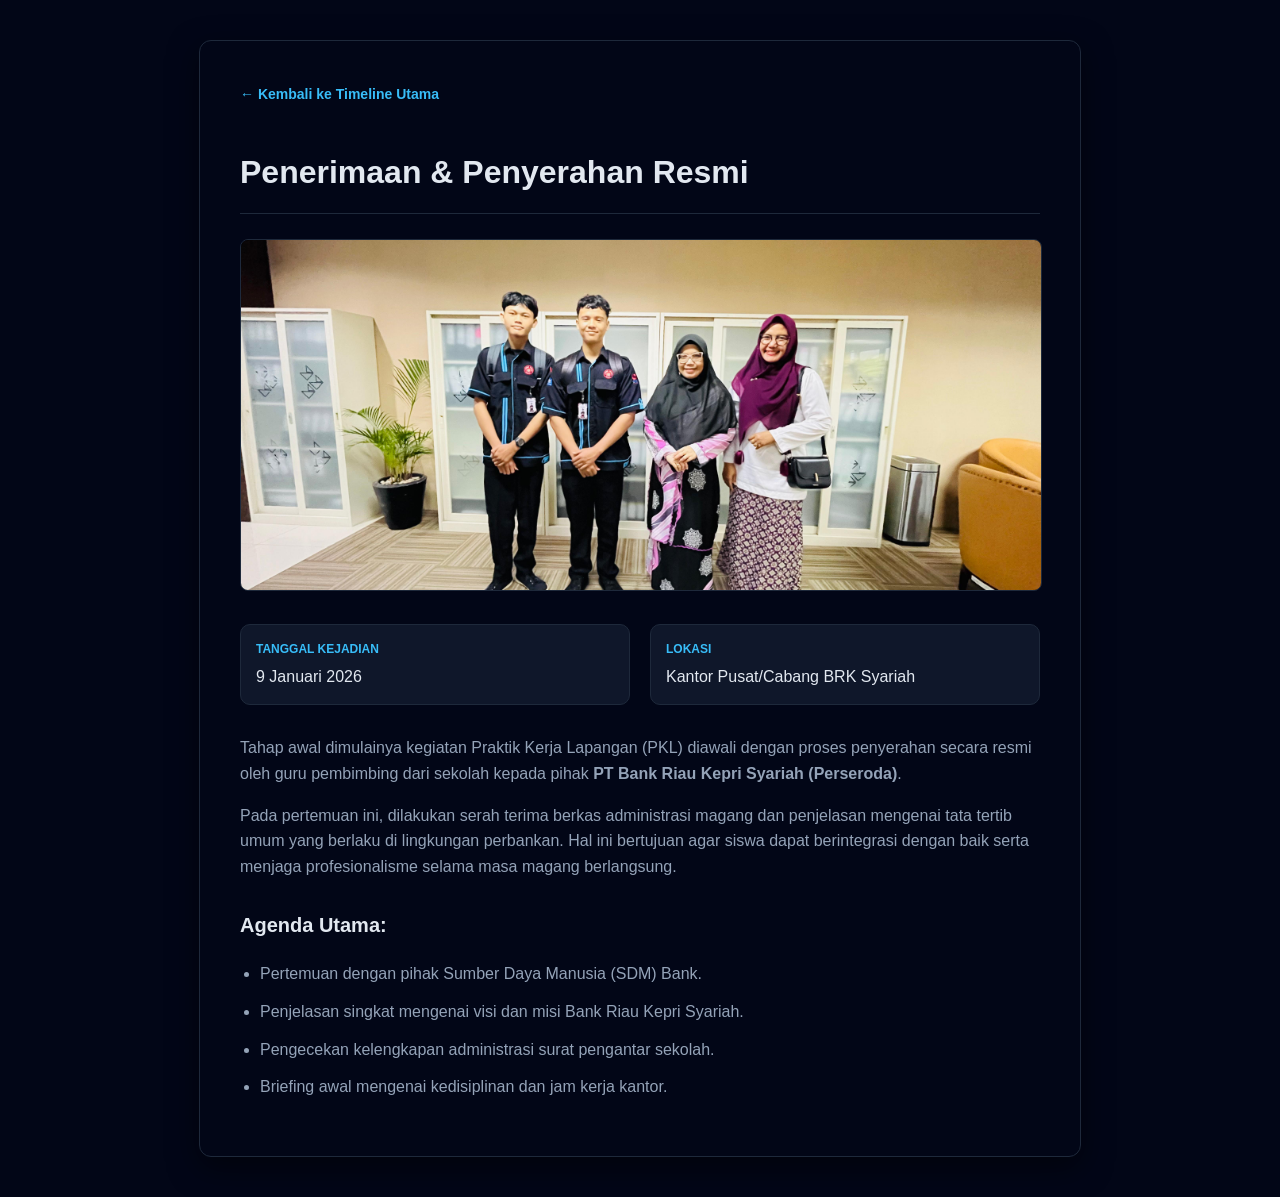
<file: assets/pages/penerimaan.html>
<!DOCTYPE html>
<html lang="id">
<head>
    <meta charset="UTF-8">
    <meta name="viewport" content="width=device-width, initial-scale=1.0">
    <title>Penerimaan & Penyerahan Resmi</title>
    <link rel="stylesheet" href="../css/pages.css">
</head>
<body>

    <div class="wrapper">
        <a href="../../index.html" class="back-btn">← Kembali ke Timeline Utama</a>
        
        <h1>Penerimaan & Penyerahan Resmi</h1>
        
        <img src="../img/awal.jpeg" alt="Proses Penerimaan Magang" class="hero-img">

        <div class="info-grid">
            <div class="info-card">
                <strong>Tanggal Kejadian</strong>
                9 Januari 2026
            </div>
            <div class="info-card">
                <strong>Lokasi</strong>
                Kantor Pusat/Cabang BRK Syariah
            </div>
        </div>

        <div class="description">
            <p>
                Tahap awal dimulainya kegiatan Praktik Kerja Lapangan (PKL) diawali dengan proses penyerahan secara resmi oleh guru pembimbing dari sekolah kepada pihak <b>PT Bank Riau Kepri Syariah (Perseroda)</b>. 
            </p>
            <p>
                Pada pertemuan ini, dilakukan serah terima berkas administrasi magang dan penjelasan mengenai tata tertib umum yang berlaku di lingkungan perbankan. Hal ini bertujuan agar siswa dapat berintegrasi dengan baik serta menjaga profesionalisme selama masa magang berlangsung.
            </p>
        </div>

        <h3>Agenda Utama:</h3>
        <ul class="list-task">
            <li>Pertemuan dengan pihak Sumber Daya Manusia (SDM) Bank.</li>
            <li>Penjelasan singkat mengenai visi dan misi Bank Riau Kepri Syariah.</li>
            <li>Pengecekan kelengkapan administrasi surat pengantar sekolah.</li>
            <li>Briefing awal mengenai kedisiplinan dan jam kerja kantor.</li>
        </ul>
    </div>

</body>
</html>
</file>
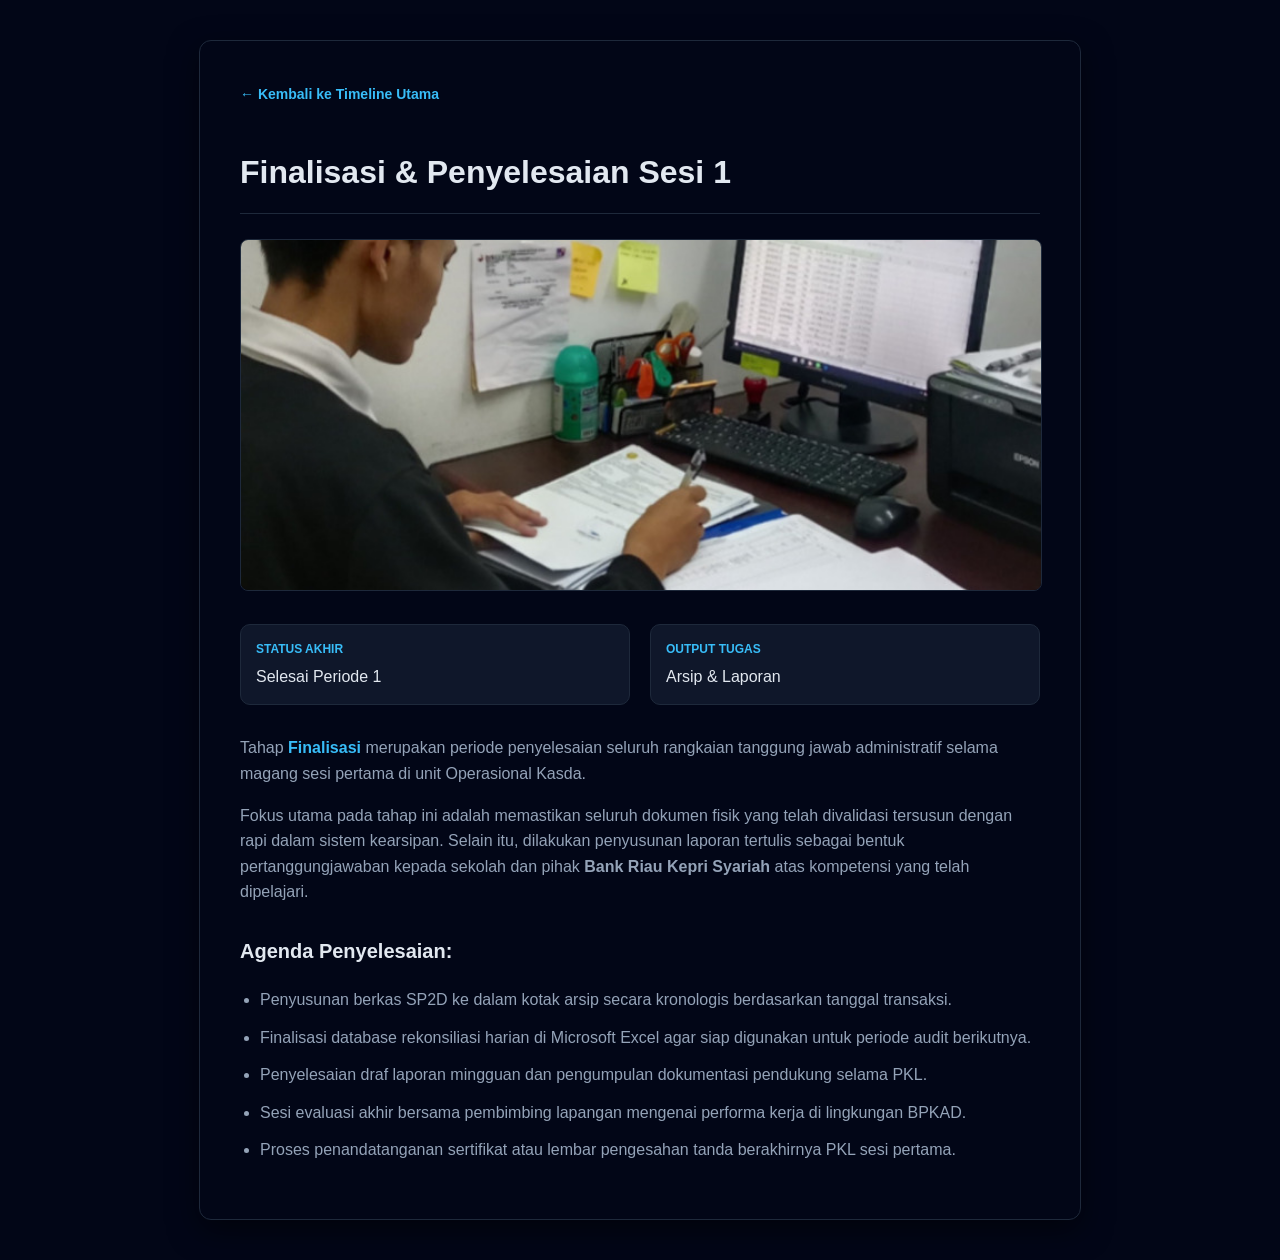
<file: assets/pages/penyelesaian.html>
<!DOCTYPE html>
<html lang="id">
<head>
    <meta charset="UTF-8">
    <meta name="viewport" content="width=device-width, initial-scale=1.0">
    <title>Finalisasi & Penutup - PKL BRKS</title>
    <link rel="stylesheet" href="../css/pages.css">
</head>
<body>

    <div class="wrapper">
        <a href="../../index.html" class="back-btn">← Kembali ke Timeline Utama</a>
        
        <h1>Finalisasi & Penyelesaian Sesi 1</h1>
        
        <img src="../img/ttd.jpeg" alt="Penyelesaian Tugas Akhir" class="hero-img">

        <div class="info-grid">
            <div class="info-card">
                <strong>Status Akhir</strong>
                Selesai Periode 1
            </div>
            <div class="info-card">
                <strong>Output Tugas</strong>
                Arsip & Laporan
            </div>
        </div>

        <div class="description">
            <p>
                Tahap <span class="highlight">Finalisasi</span> merupakan periode penyelesaian seluruh rangkaian tanggung jawab administratif selama magang sesi pertama di unit Operasional Kasda. 
            </p>
            <p>
                Fokus utama pada tahap ini adalah memastikan seluruh dokumen fisik yang telah divalidasi tersusun dengan rapi dalam sistem kearsipan. Selain itu, dilakukan penyusunan laporan tertulis sebagai bentuk pertanggungjawaban kepada sekolah dan pihak <b>Bank Riau Kepri Syariah</b> atas kompetensi yang telah dipelajari.
            </p>
        </div>

        <h3>Agenda Penyelesaian:</h3>
        <ul class="list-task">
            <li>Penyusunan berkas SP2D ke dalam kotak arsip secara kronologis berdasarkan tanggal transaksi.</li>
            <li>Finalisasi database rekonsiliasi harian di Microsoft Excel agar siap digunakan untuk periode audit berikutnya.</li>
            <li>Penyelesaian draf laporan mingguan dan pengumpulan dokumentasi pendukung selama PKL.</li>
            <li>Sesi evaluasi akhir bersama pembimbing lapangan mengenai performa kerja di lingkungan BPKAD.</li>
            <li>Proses penandatanganan sertifikat atau lembar pengesahan tanda berakhirnya PKL sesi pertama.</li>
        </ul>
    </div>

</body>
</html>
</file>
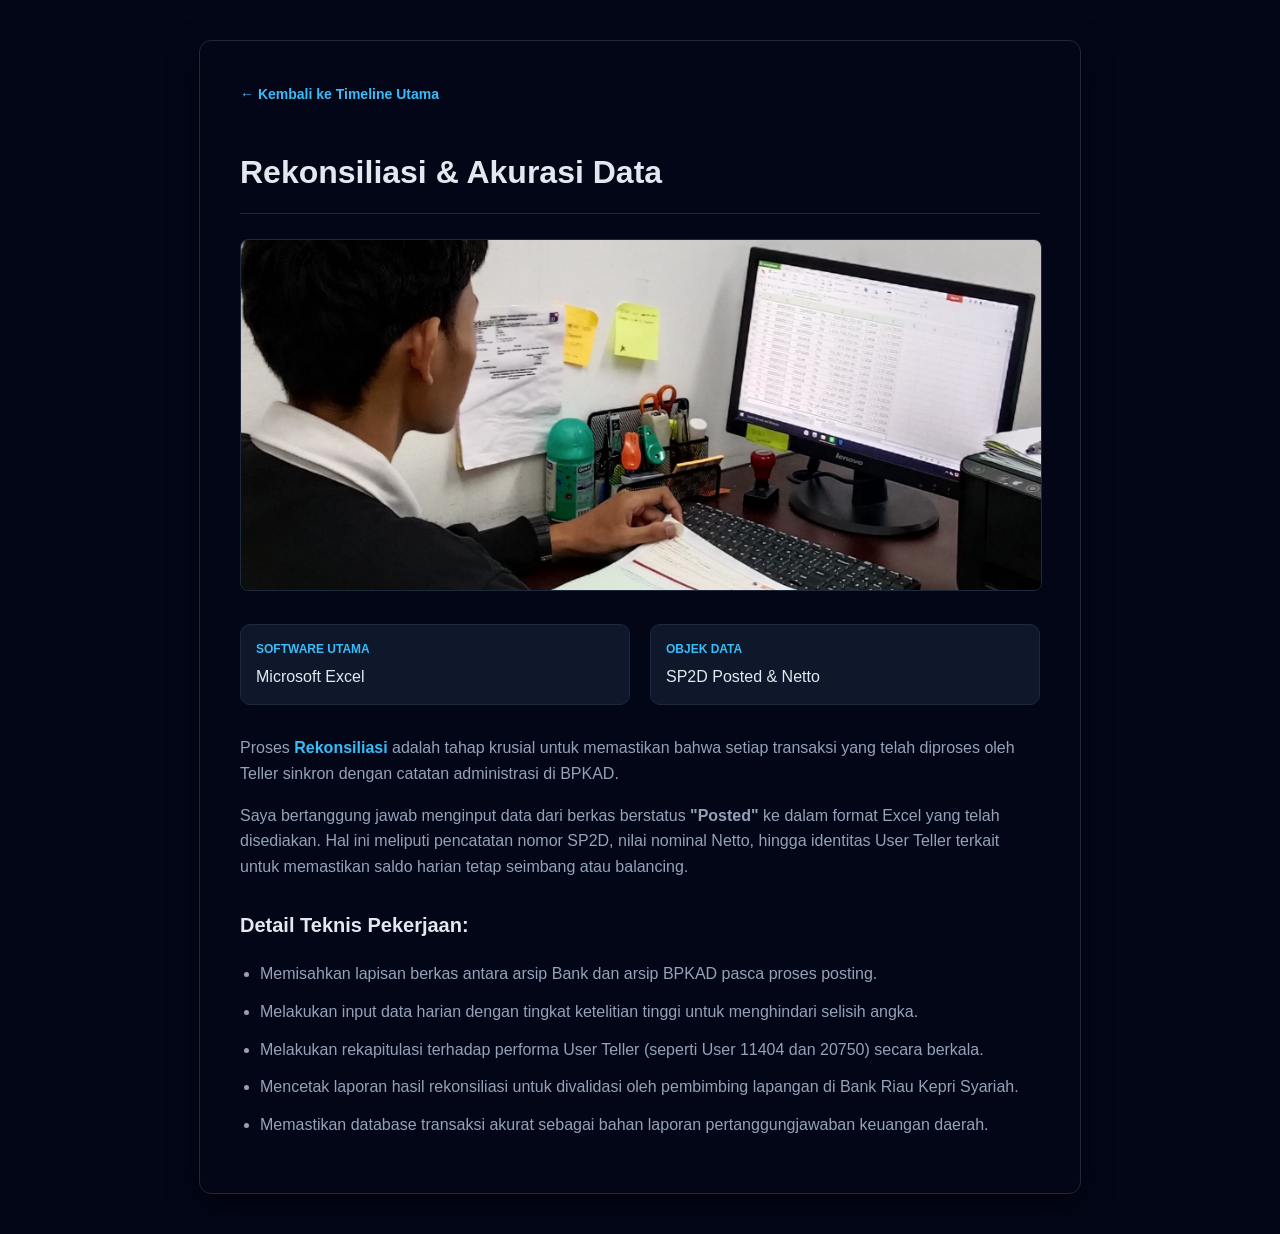
<file: assets/pages/rekonsiliasi.html>
<!DOCTYPE html>
<html lang="id">
<head>
    <meta charset="UTF-8">
    <meta name="viewport" content="width=device-width, initial-scale=1.0">
    <title>Rekonsiliasi Data - PKL BRKS</title>
    <link rel="stylesheet" href="../css/pages.css">
</head>
<body>

    <div class="wrapper">
        <a href="../../index.html" class="back-btn">← Kembali ke Timeline Utama</a>
        
        <h1>Rekonsiliasi & Akurasi Data</h1>
        
        <img src="../img/rekon.jpeg" alt="Aktivitas Rekonsiliasi Excel" class="hero-img">

        <div class="info-grid">
            <div class="info-card">
                <strong>Software Utama</strong>
                Microsoft Excel
            </div>
            <div class="info-card">
                <strong>Objek Data</strong>
                SP2D Posted & Netto
            </div>
        </div>

        <div class="description">
            <p>
                Proses <span class="highlight">Rekonsiliasi</span> adalah tahap krusial untuk memastikan bahwa setiap transaksi yang telah diproses oleh Teller sinkron dengan catatan administrasi di BPKAD. 
            </p>
            <p>
                Saya bertanggung jawab menginput data dari berkas berstatus <b>"Posted"</b> ke dalam format Excel yang telah disediakan. Hal ini meliputi pencatatan nomor SP2D, nilai nominal Netto, hingga identitas User Teller terkait untuk memastikan saldo harian tetap seimbang atau balancing.
            </p>
        </div>

        <h3>Detail Teknis Pekerjaan:</h3>
        <ul class="list-task">
            <li>Memisahkan lapisan berkas antara arsip Bank dan arsip BPKAD pasca proses posting.</li>
            <li>Melakukan input data harian dengan tingkat ketelitian tinggi untuk menghindari selisih angka.</li>
            <li>Melakukan rekapitulasi terhadap performa User Teller (seperti User 11404 dan 20750) secara berkala.</li>
            <li>Mencetak laporan hasil rekonsiliasi untuk divalidasi oleh pembimbing lapangan di Bank Riau Kepri Syariah.</li>
            <li>Memastikan database transaksi akurat sebagai bahan laporan pertanggungjawaban keuangan daerah.</li>
        </ul>
    </div>

</body>
</html>
</file>
<file: assets/css/style.css>
body {
    font-family: Arial, sans-serif;
    margin: 0;
    background: #020617;
    color: #e2e8f0;
}

/* HEADER */
header {
    text-align: center;
    padding: 30px;
    border-bottom: 1px solid #1e293b;
    background: radial-gradient(circle at top, #0f172a, #020617); /* Biar nyambung sama hero */
}

.hero-tag {
    display: inline-block;
    padding: 8px 14px;
    font-size: 12px;
    border-radius: 999px;
    border: 1px solid rgba(56,189,248,0.4);
    background: rgba(56,189,248,0.08);
    color: #38bdf8;
    margin-bottom: 15px;
}

header h1 {
    font-size: 42px;
    margin: 0;
    color: #e2e8f0;
    line-height: 1.2;
}

header h1 span {
    color: #38bdf8;
}

header p {
    margin-top: 15px;
    color: #94a3b8;
    font-size: 15px;
}

/* STATS */
.hero-stats {
    display: flex;
    justify-content: center;
    gap: 25px;
    margin-top: 30px;
    flex-wrap: wrap;
}

.stat {
    background: #020617;
    border: 1px solid #1e293b;
    padding: 15px 20px;
    border-radius: 12px;
    min-width: 110px;
}

.num {
    font-size: 18px;
    color: #38bdf8;
    font-weight: bold;
}

.label {
    font-size: 12px;
    color: #64748b;
}

/* CONTAINER */
.container {
    position: relative;
    max-width: 1000px;
    margin: auto;
    padding: 20px;
}

/* GARIS FIX FULL */
.container::before {
    content: '';
    position: absolute;
    width: 3px;
    background: #1e293b;
    top: 0;
    bottom: 0;
    left: 50%;
    transform: translateX(-50%);
}

/* ITEM */
.timeline-item {
    position: relative;
    width: 50%;
    padding: 20px 30px;
    box-sizing: border-box;
    /* Sengaja dihapus opacity 0 & transform biar langsung muncul sesuai permintaan lu */
}

/* POSISI */
.left { left: 0; text-align: right; }
.right { left: 50%; }

/* CONTENT */
.content {
    background: #020617;
    border: 1px solid #1e293b;
    border-radius: 10px;
    padding: 15px;
    transition: 0.3s;
}

/* LINK ADJUSTMENTS (Sesuai HTML Baru) */
.content a {
    text-decoration: none; /* Hapus garis bawah global di card */
    color: inherit;
}

.content h3 a {
    color: #e2e8f0;
    transition: 0.3s;
}

.content h3 a:hover {
    color: #38bdf8; /* Judul nyala pas di-hover */
}

/* TITIK */
.timeline-dot {
    position: absolute;
    width: 14px;
    height: 14px;
    background: #1e293b;
    border-radius: 50%;
    top: 50%;
    transform: translateY(-50%);
    transition: 0.3s;
    z-index: 2;
}

/* Titik nyala otomatis saat item didekati kursor */
.timeline-item:hover .timeline-dot {
    background: #38bdf8;
    box-shadow: 0 0 10px #38bdf8;
}

.left .timeline-dot { right: -7px; }
.right .timeline-dot { left: -7px; }

/* PANAH */
.left .content::after {
    content: '';
    position: absolute;
    top: 50%;
    transform: translateY(-50%);
    right: -10px;
    border: 6px solid transparent;
    border-left-color: #1e293b; /* Warna disesuain sama border */
}

.right .content::after {
    content: '';
    position: absolute;
    top: 50%;
    transform: translateY(-50%);
    left: -10px;
    border: 6px solid transparent;
    border-right-color: #1e293b;
}

/* IMAGE */
.content img {
    width: 100%;
    height: 160px;
    object-fit: cover;
    border-radius: 6px;
    margin-bottom: 8px;
    transition: 0.3s;
}

.content a:hover img {
    opacity: 0.8; /* Efek pas gambar diklik */
}

/* FOOTER */
.footer {
    padding: 70px 20px 40px;
    display: flex;
    justify-content: center;
    border-top: 1px solid #1e293b;
}

.footer-inner {
    text-align: center;
    max-width: 600px;
}

.footer-title {
    font-size: 20px;
    color: #38bdf8;
    font-weight: bold;
}

.footer-text {
    margin-top: 10px;
    color: #94a3b8;
    font-size: 14px;
}

.footer-line {
    width: 100px;
    height: 2px;
    background: #1e293b;
    margin: 20px auto;
}

.footer-mini {
    font-size: 12px;
    color: #64748b;
}

/* MOBILE */
@media screen and (max-width: 768px) {
    .container::before {
        left: 10px;
    }

    .timeline-item {
        width: 100%;
        padding-left: 25px;
        text-align: left !important;
    }

    .right { left: 0; }

    .timeline-dot {
        left: 3px !important;
    }

    .content::after {
        display: none;
    }
}
</file>
<file: assets/css/pages.css>
body { 
    font-family: Arial, sans-serif; 
    background: #020617; 
    color: #e2e8f0; 
    line-height: 1.6; 
    margin: 0;
    padding: 40px 20px; 
}

.wrapper { 
    max-width: 800px; 
    margin: auto; 
    background: #020617; 
    padding: 40px; 
    border-radius: 12px; 
    border: 1px solid #1e293b; 
    box-shadow: 0 10px 30px rgba(0,0,0,0.5); 
}

/* HEADER DETAIL */
h1 { 
    color: #e2e8f0; 
    font-size: 32px;
    border-bottom: 1px solid #1e293b; 
    padding-bottom: 15px; 
    margin-bottom: 25px; 
}

h1 span {
    color: #38bdf8;
}

/* TOMBOL KEMBALI */
.back-btn { 
    display: inline-block; 
    margin-bottom: 20px; 
    color: #38bdf8; 
    text-decoration: none; 
    font-size: 14px; 
    font-weight: bold;
    transition: 0.3s; 
}

.back-btn:hover { 
    opacity: 0.8;
    transform: translateX(-5px); 
}

/* GAMBAR UTAMA */
.hero-img { 
    width: 100%; 
    border-radius: 8px; 
    margin-bottom: 25px; 
    border: 1px solid #1e293b; 
    height: 350px; 
    object-fit: cover; 
}

/* GRID INFO CEPAT */
.info-grid { 
    display: grid; 
    grid-template-columns: 1fr 1fr; 
    gap: 20px; 
    margin-bottom: 30px; 
}

.info-card { 
    background: #0f172a; 
    padding: 15px; 
    border-radius: 10px; 
    border: 1px solid #1e293b; 
}

.info-card strong { 
    display: block; 
    color: #38bdf8; 
    font-size: 12px; 
    text-transform: uppercase; 
    margin-bottom: 5px; 
}

/* KONTEN TEKS */
.highlight { 
    color: #38bdf8; 
    font-weight: bold; 
}

.description { 
    font-size: 16px; 
    color: #94a3b8; 
}

.description p {
    margin-bottom: 15px;
}

/* LIST TUGAS */
h3 {
    color: #e2e8f0;
    font-size: 20px;
    margin-top: 30px;
}

.list-task { 
    color: #94a3b8; 
    padding-left: 20px; 
    margin-top: 15px;
}

.list-task li { 
    margin-bottom: 12px; 
}

/* RESPONSIVE */
@media screen and (max-width: 600px) {
    .info-grid {
        grid-template-columns: 1fr;
    }
    
    .wrapper {
        padding: 20px;
    }
    
    .hero-img {
        height: 200px;
    }
}
</file>
